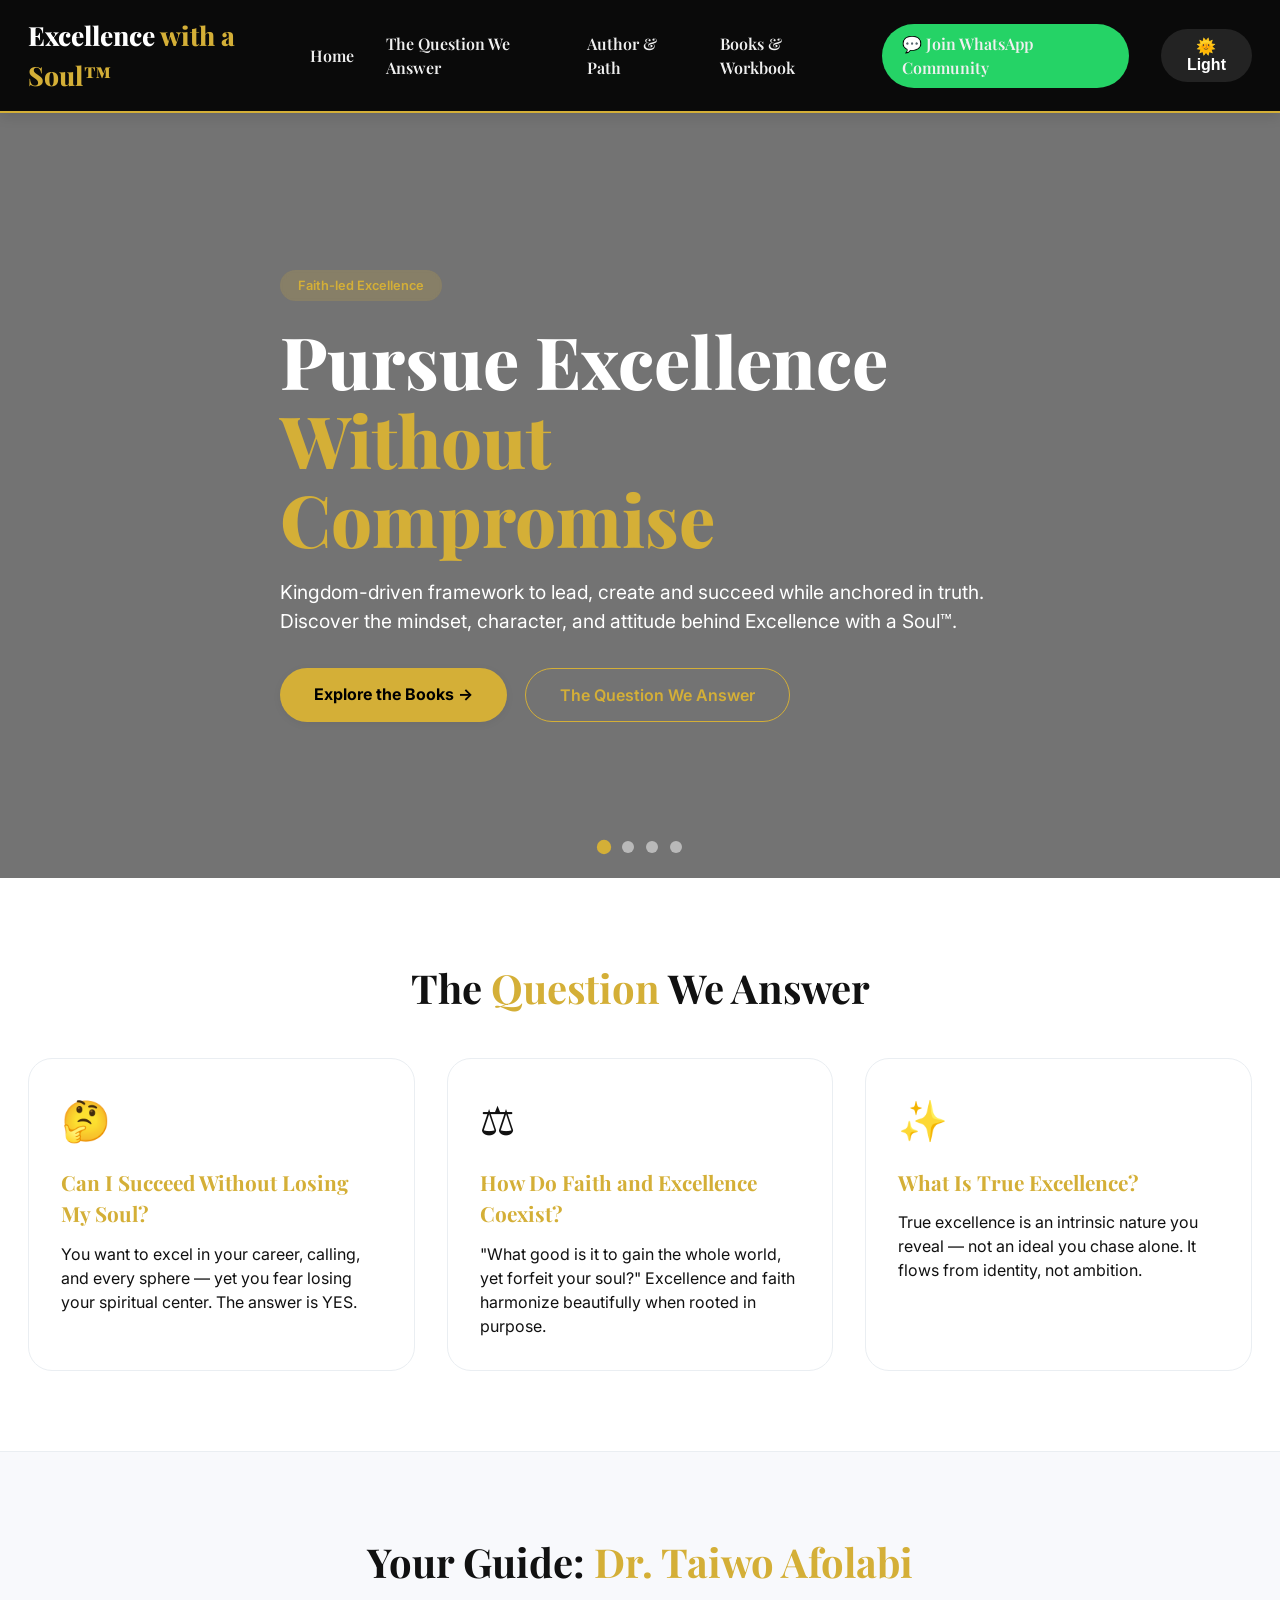
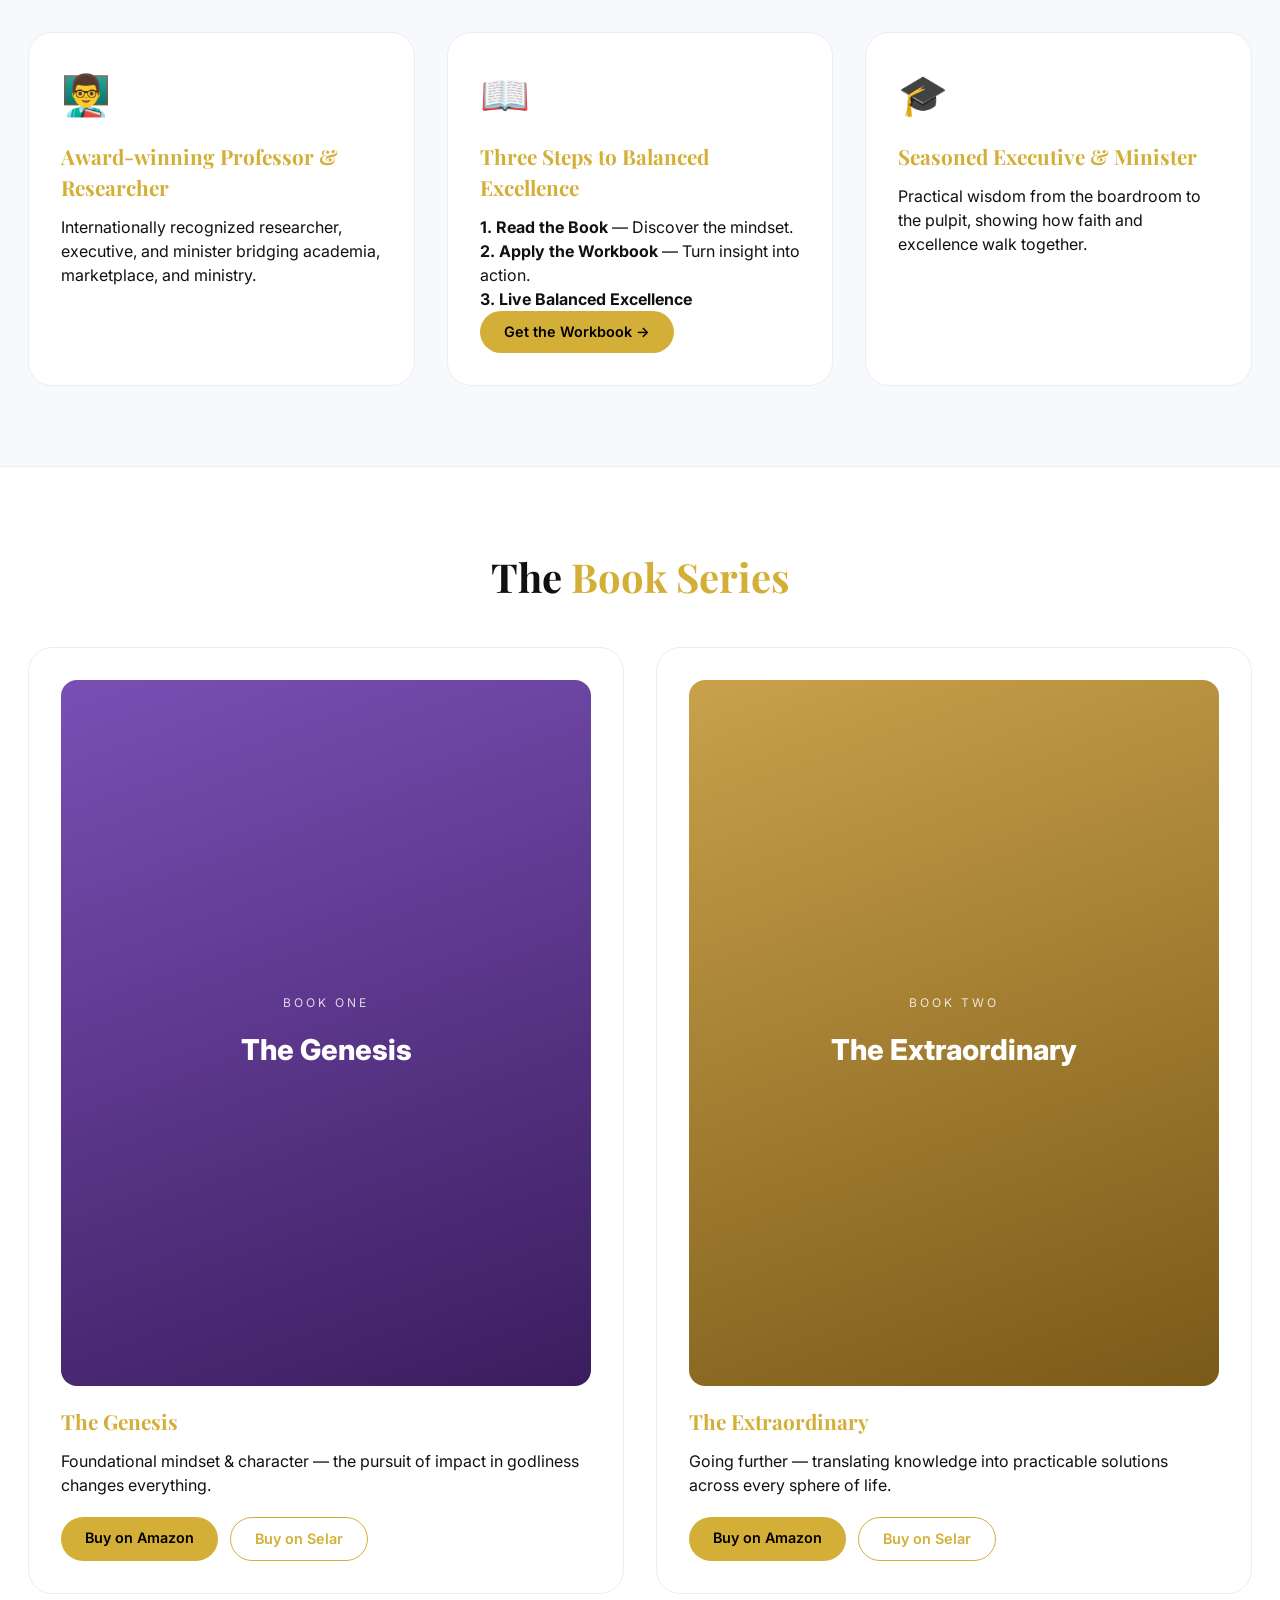
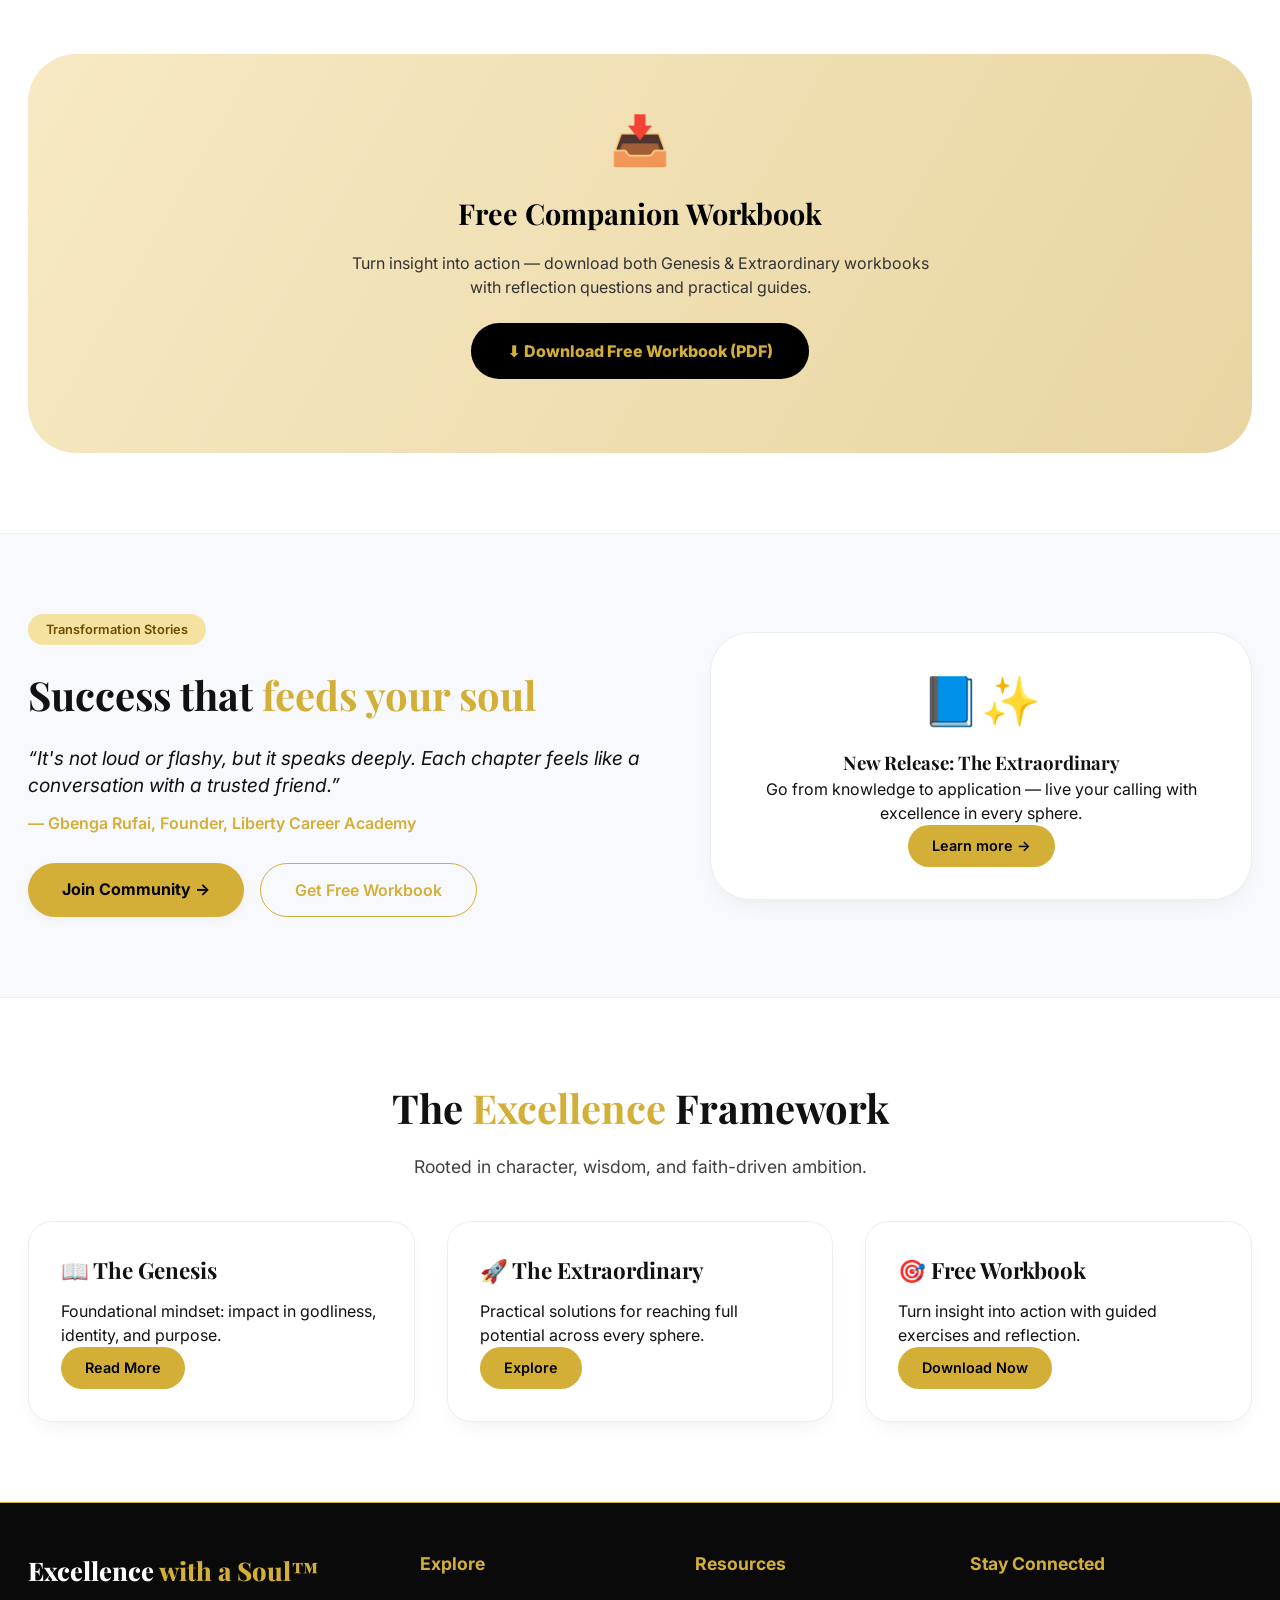
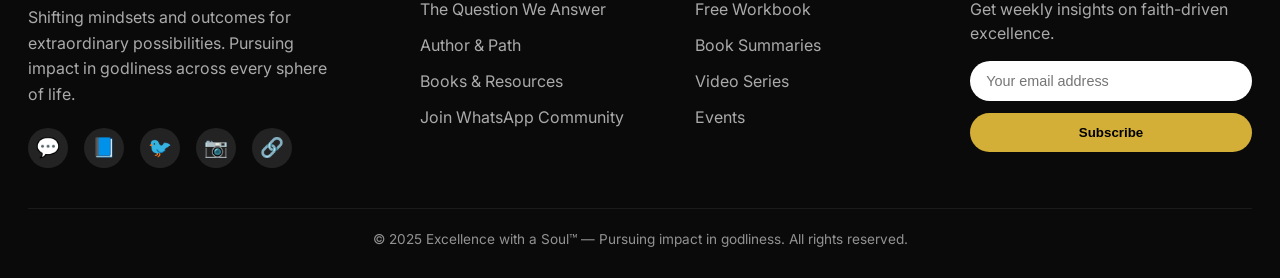
<file: index.html>
<!DOCTYPE html>
<html lang="en">
<head>
  <meta charset="UTF-8">
  <meta name="viewport" content="width=device-width, initial-scale=1.0, viewport-fit=cover">
  <title>Excellence with a Soul™ | Faith-Driven Excellence</title>
  <link href="https://fonts.googleapis.com/css2?family=Inter:opsz,wght@14..32,400;500;600;700;800&family=Playfair+Display:wght@700;800;900&display=swap" rel="stylesheet">
  <link rel="stylesheet" href="styles.css">
</head>
<body>

<nav class="navbar">
  <div class="container nav-flex">
    <a href="#" class="logo">Excellence <span>with a Soul™</span></a>
    <button class="hamburger" id="hamburger">
      <span></span>
      <span></span>
      <span></span>
    </button>
    <div class="nav-links" id="navLinks">
      <a href="#home" class="nav-link">Home</a>
      <a href="#question" class="nav-link">The Question We Answer</a>
      <a href="#author" class="nav-link">Author & Path</a>
      <a href="#books" class="nav-link">Books & Workbook</a>
      <a href="https://chat.whatsapp.com/E3CEKHKuhwC52Y2wKO17DV" id="whatsappBtn" class="btn-whatsapp">💬 Join WhatsApp Community</a>
      <button class="theme-toggle" id="darkmodeToggle">🌞 Light</button>
    </div>
  </div>
</nav>

   <!-- HERO SECTION    -->
<div class="hero-slider" id="home">
  <div class="slider-container">
    <div class="slide active" data-img="1"></div>
    <div class="slide" data-img="2"></div>
    <div class="slide" data-img="3"></div>
    <div class="slide" data-img="4"></div>
  </div>
  <div class="container hero-content">
    <div class="badge reveal">Faith-led Excellence</div>
    <h1 class="reveal">Pursue Excellence <em>Without Compromise</em></h1>
    <p class="reveal">Kingdom-driven framework to lead, create and succeed while anchored in truth. Discover the mindset, character, and attitude behind Excellence with a Soul™.</p>
    <div class="btn-group reveal">
      <a href="#books" class="btn-primary">Explore the Books →</a>
      <a href="#question" class="btn-secondary">The Question We Answer</a>
    </div>
  </div>
  <div class="slider-dots" id="sliderDots"></div>
</div>

<!-- QUESTION SECTION  -->
<section id="question" class="section-light">
  <div class="container">
    <h2 class="section-title reveal" style="text-align: center;">The <span class="gold-text">Question</span> We Answer</h2>
    <div class="question-grid">
      <div class="question-card reveal"><div class="question-icon">🤔</div><h3>Can I Succeed Without Losing My Soul?</h3><p>You want to excel in your career, calling, and every sphere — yet you fear losing your spiritual center. The answer is YES.</p></div>
      <div class="question-card reveal"><div class="question-icon">⚖️</div><h3>How Do Faith and Excellence Coexist?</h3><p>"What good is it to gain the whole world, yet forfeit your soul?" Excellence and faith harmonize beautifully when rooted in purpose.</p></div>
      <div class="question-card reveal"><div class="question-icon">✨</div><h3>What Is True Excellence?</h3><p>True excellence is an intrinsic nature you reveal — not an ideal you chase alone. It flows from identity, not ambition.</p></div>
    </div>
  </div>
</section>

<!-- AUTHOR SECTION -->
<section id="author" class="section-dark-bg">
  <div class="container">
    <h2 class="section-title reveal" style="text-align: center;">Your Guide: <span class="gold-text">Dr. Taiwo Afolabi</span></h2>
    <div class="author-grid">
      <div class="author-card reveal"><div class="author-icon">👨‍🏫</div><h3>Award-winning Professor & Researcher</h3><p>Internationally recognized researcher, executive, and minister bridging academia, marketplace, and ministry.</p></div>
      <div class="author-card reveal"><div class="author-icon">📖</div><h3>Three Steps to Balanced Excellence</h3><p><strong>1. Read the Book</strong> — Discover the mindset.<br><strong>2. Apply the Workbook</strong> — Turn insight into action.<br><strong>3. Live Balanced Excellence</strong></p><a href="#books" class="btn-small">Get the Workbook →</a></div>
      <div class="author-card reveal"><div class="author-icon">🎓</div><h3>Seasoned Executive & Minister</h3><p>Practical wisdom from the boardroom to the pulpit, showing how faith and excellence walk together.</p></div>
    </div>
  </div>
</section>

<!-- BOOKS SECTION -->
<section id="books" class="section-light">
  <div class="container">
    <h2 class="section-title reveal" style="text-align: center;">The <span class="gold-text">Book Series</span></h2>
    <div class="books-grid">
      <div class="book-card reveal"><div class="book-cover genesis-cover"><span class="book-label">Book One</span><span class="book-title">The Genesis</span></div><h3>The Genesis</h3><p>Foundational mindset & character — the pursuit of impact in godliness changes everything.</p><div class="book-buttons"><a href="#" class="btn-small whatsapp-book">Buy on Amazon</a><a href="#" class="btn-small btn-outline whatsapp-book">Buy on Selar</a></div></div>
      <div class="book-card reveal"><div class="book-cover extraordinary-cover"><span class="book-label">Book Two</span><span class="book-title">The Extraordinary</span></div><h3>The Extraordinary</h3><p>Going further — translating knowledge into practicable solutions across every sphere of life.</p><div class="book-buttons"><a href="#" class="btn-small whatsapp-book">Buy on Amazon</a><a href="#" class="btn-small btn-outline whatsapp-book">Buy on Selar</a></div></div>
    </div>
    <div class="workbook-section reveal" id="workbook-cta"><div class="workbook-icon">📥</div><h2>Free Companion Workbook</h2><p>Turn insight into action — download both Genesis & Extraordinary workbooks with reflection questions and practical guides.</p><a href="#" id="downloadWorkbookBtn" class="workbook-download-btn">⬇ Download Free Workbook (PDF)</a><p id="wbMsg" class="workbook-message"></p></div>
  </div>
</section>

<!-- STORIES SECTION -->
<section class="section-dark-bg">
  <div class="container">
    <div class="story-flex">
      <div class="story-text reveal"><span class="badge gold-badge">Transformation Stories</span><h2 class="section-title">Success that <span class="gold-text">feeds your soul</span></h2><p class="story-quote">“It's not loud or flashy, but it speaks deeply. Each chapter feels like a conversation with a trusted friend.”</p><p class="story-author">— Gbenga Rufai, Founder, Liberty Career Academy</p><div class="story-buttons"><a href="#" id="whatsappStoryBtn" class="btn-primary gold-btn">Join Community →</a><a href="#books" class="btn-secondary gold-border">Get Free Workbook</a></div></div>
      <div class="story-card-highlight reveal"><div class="emoji-large">📘✨</div><h3>New Release: The Extraordinary</h3><p>Go from knowledge to application — live your calling with excellence in every sphere.</p><a href="#books" class="btn-small">Learn more →</a></div>
    </div>
  </div>
</section>

<!-- FRAMEWORK SECTION -->
<section class="section-light">
  <div class="container">
    <div class="center-heading reveal"><h2 class="section-title">The <span class="gold-text">Excellence</span> Framework</h2><p class="section-sub">Rooted in character, wisdom, and faith-driven ambition.</p></div>
    <div class="card-grid">
      <div class="card reveal"><h3>📖 The Genesis</h3><p>Foundational mindset: impact in godliness, identity, and purpose.</p><a href="#books" class="btn-small">Read More</a></div>
      <div class="card reveal"><h3>🚀 The Extraordinary</h3><p>Practical solutions for reaching full potential across every sphere.</p><a href="#books" class="btn-small">Explore</a></div>
      <div class="card reveal"><h3>🎯 Free Workbook</h3><p>Turn insight into action with guided exercises and reflection.</p><a href="#books" class="btn-small">Download Now</a></div>
    </div>
  </div>
</section>

<footer>
  <div class="container">
    <div class="footer-grid">
      <div class="footer-brand">
        <div class="footer-logo">Excellence <span>with a Soul™</span></div>
        <p>Shifting mindsets and outcomes for extraordinary possibilities. Pursuing impact in godliness across every sphere of life.</p>
        <div class="footer-social">
          <a href="#" class="whatsapp-social">💬</a>
          <a href="#">📘</a>
          <a href="#">🐦</a>
          <a href="#">📷</a>
          <a href="#">🔗</a>
        </div>
      </div>
      <div class="footer-links">
        <h4>Explore</h4>
        <a href="#question">The Question We Answer</a>
        <a href="#author">Author & Path</a>
        <a href="#books">Books & Resources</a>
        <a href="#" class="whatsapp-footer">Join WhatsApp Community</a>
      </div>
      <div class="footer-links">
        <h4>Resources</h4>
        <a href="#">Free Workbook</a>
        <a href="#">Book Summaries</a>
        <a href="#">Video Series</a>
        <a href="#">Events</a>
      </div>
      <div class="footer-newsletter">
        <h4>Stay Connected</h4>
        <p>Get weekly insights on faith-driven excellence.</p>
        <input type="email" placeholder="Your email address" id="footerEmail">
        <button id="footerSubscribeBtn">Subscribe</button>
        <p id="footerMsg" style="font-size:0.75rem; margin-top:8px;"></p>
      </div>
    </div>
    <div class="footer-copyright">© 2025 Excellence with a Soul™ — Pursuing impact in godliness. All rights reserved.</div>
  </div>
</footer>

<button class="scroll-top" id="scrollTop">↑</button>

</body>
<script src="script.js"></script>
</html>
</file>
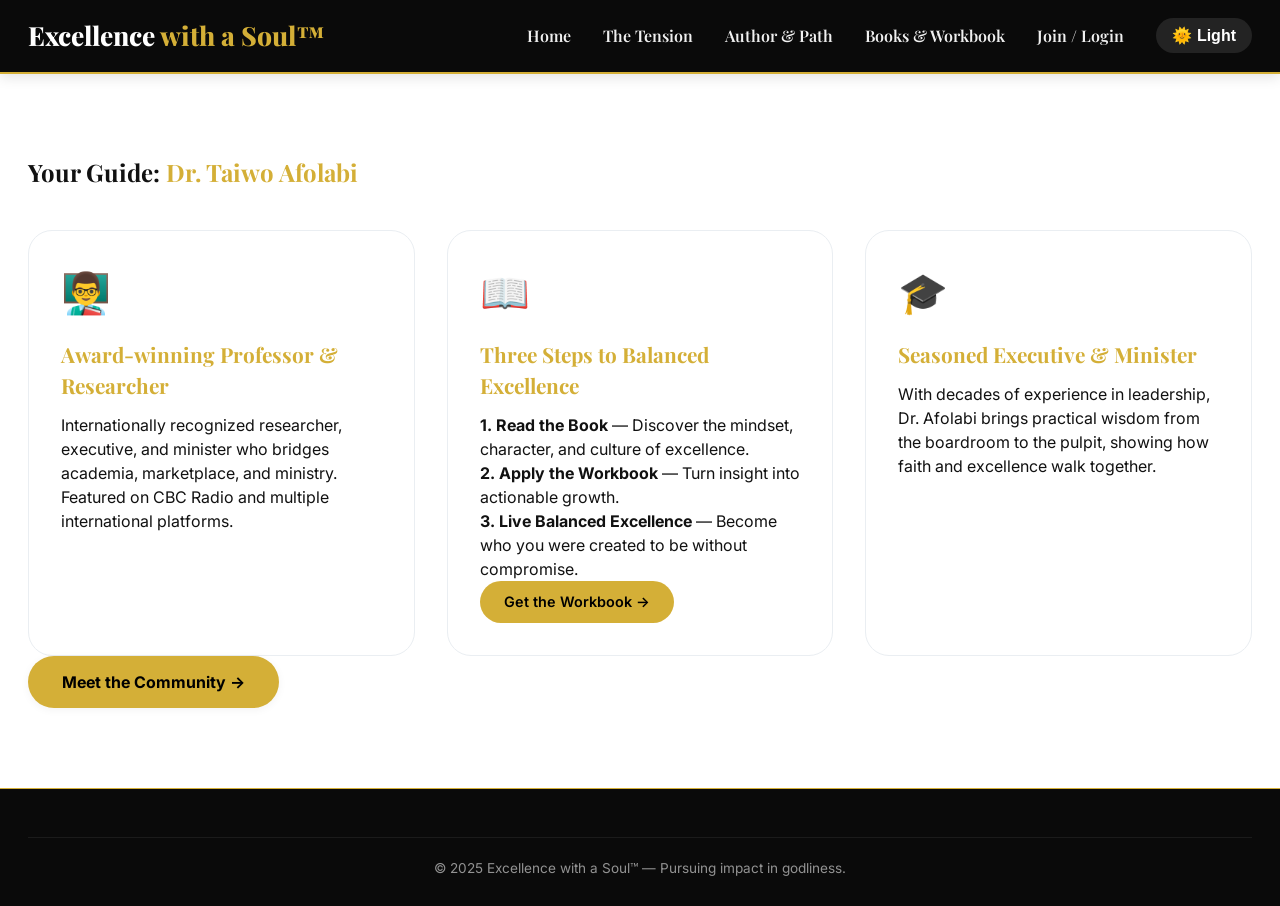
<file: author-path.html>
<!DOCTYPE html>
<html lang="en">
<head>
  <meta charset="UTF-8">
  <meta name="viewport" content="width=device-width, initial-scale=1.0">
  <title>Excellence with a Soul™ | Author & Path</title>
  <link rel="stylesheet" href="styles.css">
  <link href="https://fonts.googleapis.com/css2?family=Inter:opsz,wght@14..32,400;500;600;700&family=Playfair+Display:wght@700;800;900&display=swap" rel="stylesheet">
</head>
<body>

<nav class="navbar">
  <div class="container nav-flex">
    <a href="index.html" class="logo">Excellence <span>with a Soul™</span></a>
    <div class="nav-links">
      <a href="index.html">Home</a>
      <a href="tension.html">The Tension</a>
      <a href="author-path.html">Author & Path</a>
      <a href="books-workbook.html">Books & Workbook</a>
      <a href="register.html" class="btn-outline-gold">Join / Login</a>
      <button class="theme-toggle" id="darkmodeToggle">🌓 Dark/Light</button>
    </div>
  </div>
</nav>

<section class="page-section">
  <div class="container">
    <h1 class="page-title">Your Guide: <span class="gold-text">Dr. Taiwo Afolabi</span></h1>
    
    <div class="author-grid">
      <div class="author-card">
        <div class="author-icon">👨‍🏫</div>
        <h3>Award-winning Professor & Researcher</h3>
        <p>Internationally recognized researcher, executive, and minister who bridges academia, marketplace, and ministry. Featured on CBC Radio and multiple international platforms.</p>
      </div>
      <div class="author-card">
        <div class="author-icon">📖</div>
        <h3>Three Steps to Balanced Excellence</h3>
        <p><strong>1. Read the Book</strong> — Discover the mindset, character, and culture of excellence.<br>
        <strong>2. Apply the Workbook</strong> — Turn insight into actionable growth.<br>
        <strong>3. Live Balanced Excellence</strong> — Become who you were created to be without compromise.</p>
        <a href="books-workbook.html" class="btn-small">Get the Workbook →</a>
      </div>
      <div class="author-card">
        <div class="author-icon">🎓</div>
        <h3>Seasoned Executive & Minister</h3>
        <p>With decades of experience in leadership, Dr. Afolabi brings practical wisdom from the boardroom to the pulpit, showing how faith and excellence walk together.</p>
      </div>
    </div>
    
    <div class="page-cta">
      <a href="register.html" class="btn-primary">Meet the Community →</a>
    </div>
  </div>
</section>

<footer>
  <div class="container">
    <div class="footer-copyright">© 2025 Excellence with a Soul™ — Pursuing impact in godliness.</div>
  </div>
</footer>

<script src="script.js"></script>
</body>
</html>
</file>
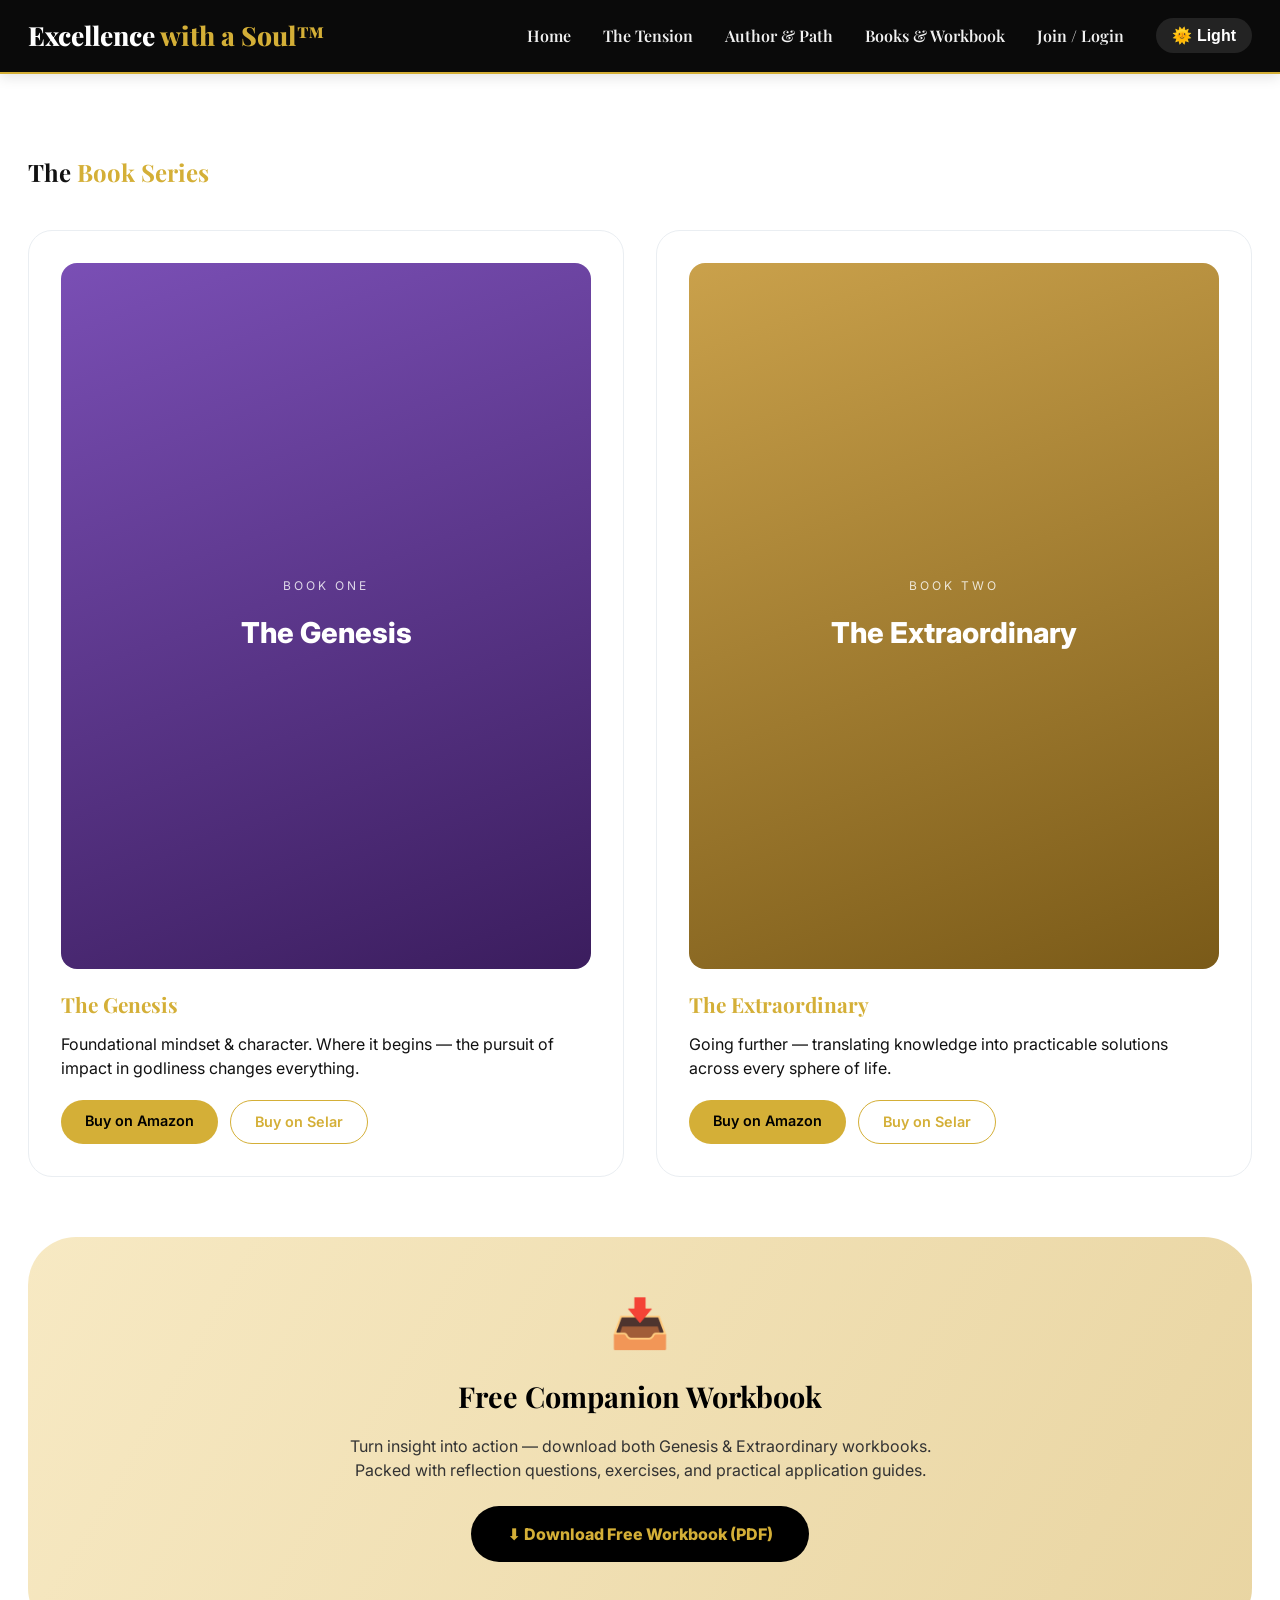
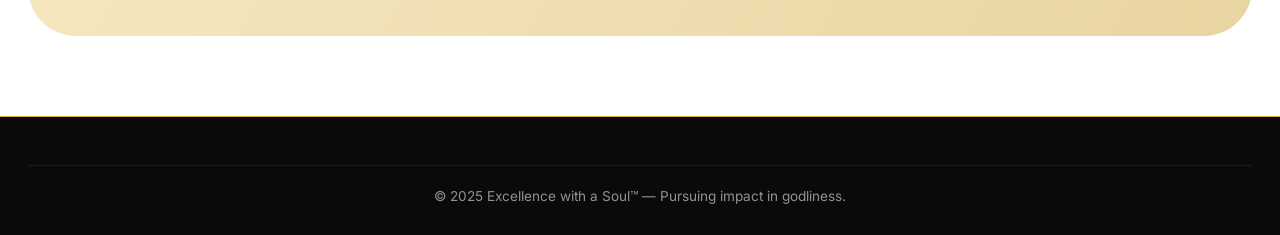
<file: books-workbook.html>
<!DOCTYPE html>
<html lang="en">
<head>
  <meta charset="UTF-8">
  <meta name="viewport" content="width=device-width, initial-scale=1.0">
  <title>Excellence with a Soul™ | Books & Workbook</title>
  <link rel="stylesheet" href="styles.css">
  <link href="https://fonts.googleapis.com/css2?family=Inter:opsz,wght@14..32,400;500;600;700&family=Playfair+Display:wght@700;800;900&display=swap" rel="stylesheet">
</head>
<body>

<nav class="navbar">
  <div class="container nav-flex">
    <a href="index.html" class="logo">Excellence <span>with a Soul™</span></a>
    <div class="nav-links">
      <a href="index.html">Home</a>
      <a href="tension.html">The Tension</a>
      <a href="author-path.html">Author & Path</a>
      <a href="books-workbook.html">Books & Workbook</a>
      <a href="register.html" class="btn-outline-gold">Join / Login</a>
      <button class="theme-toggle" id="darkmodeToggle">🌓 Dark/Light</button>
    </div>
  </div>
</nav>

<section class="page-section">
  <div class="container">
    <h1 class="page-title">The <span class="gold-text">Book Series</span></h1>
    
    <div class="books-grid">
      <div class="book-card">
        <div class="book-cover genesis-cover">
          <span class="book-label">Book One</span>
          <span class="book-title">The Genesis</span>
        </div>
        <h3>The Genesis</h3>
        <p>Foundational mindset & character. Where it begins — the pursuit of impact in godliness changes everything.</p>
        <div class="book-buttons">
          <a href="register.html" class="btn-small">Buy on Amazon</a>
          <a href="register.html" class="btn-small btn-outline">Buy on Selar</a>
        </div>
      </div>
      <div class="book-card">
        <div class="book-cover extraordinary-cover">
          <span class="book-label">Book Two</span>
          <span class="book-title">The Extraordinary</span>
        </div>
        <h3>The Extraordinary</h3>
        <p>Going further — translating knowledge into practicable solutions across every sphere of life.</p>
        <div class="book-buttons">
          <a href="register.html" class="btn-small">Buy on Amazon</a>
          <a href="register.html" class="btn-small btn-outline">Buy on Selar</a>
        </div>
      </div>
    </div>

    <!-- Workbook Section -->
    <div class="workbook-section" id="workbook-cta">
      <div class="workbook-content">
        <div class="workbook-icon">📥</div>
        <h2>Free Companion Workbook</h2>
        <p>Turn insight into action — download both Genesis & Extraordinary workbooks. Packed with reflection questions, exercises, and practical application guides.</p>
        <a href="#" id="downloadWorkbookBtn" class="workbook-download-btn">⬇ Download Free Workbook (PDF)</a>
        <p id="wbMsg" class="workbook-message"></p>
      </div>
    </div>
  </div>
</section>

<footer>
  <div class="container">
    <div class="footer-copyright">© 2025 Excellence with a Soul™ — Pursuing impact in godliness.</div>
  </div>
</footer>

<script src="script.js"></script>
</body>
</html>
</file>
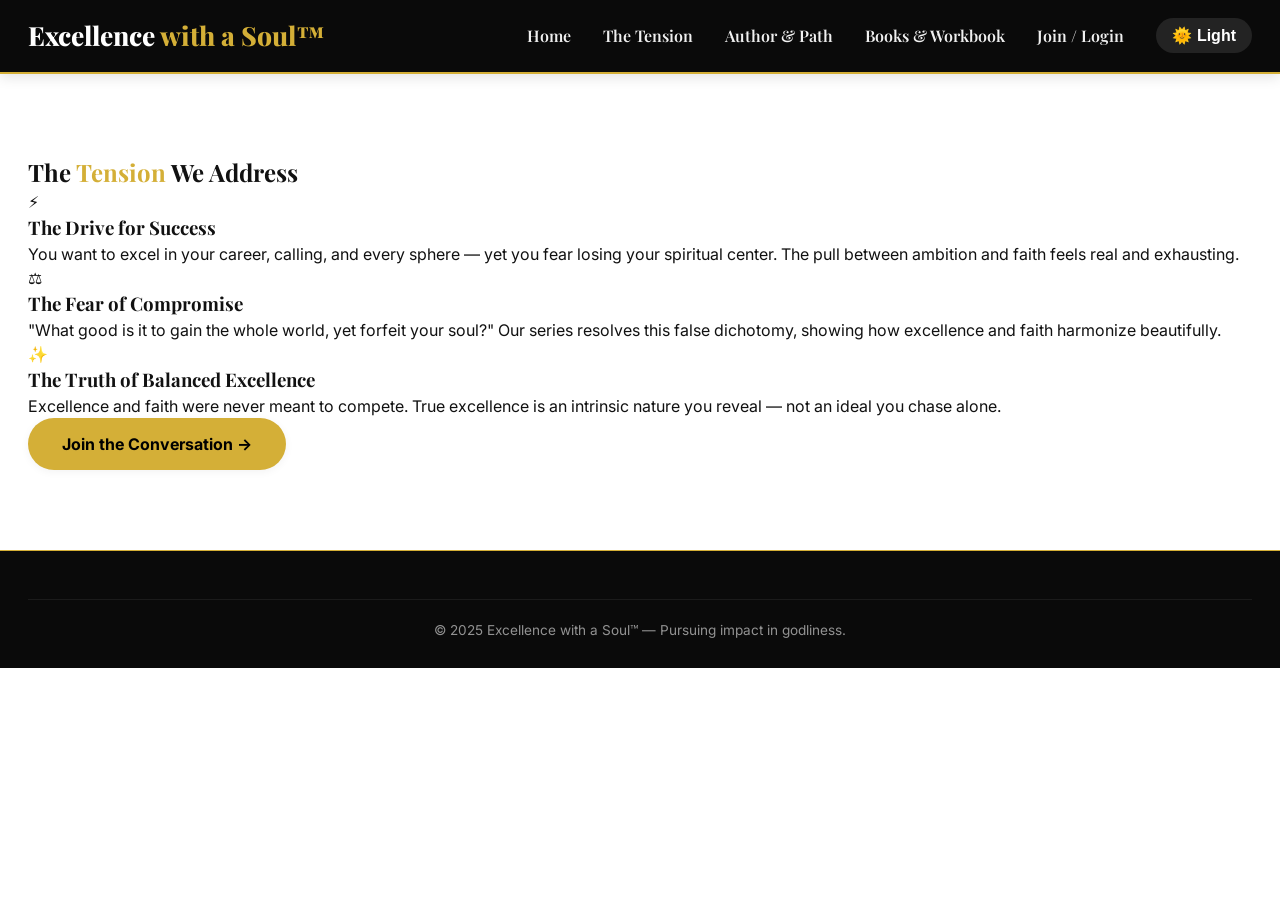
<file: tension.html>
<!DOCTYPE html>
<html lang="en">
<head>
  <meta charset="UTF-8">
  <meta name="viewport" content="width=device-width, initial-scale=1.0">
  <title>Excellence with a Soul™ | The Tension</title>
  <link rel="stylesheet" href="styles.css">
  <link href="https://fonts.googleapis.com/css2?family=Inter:opsz,wght@14..32,400;500;600;700&family=Playfair+Display:wght@700;800;900&display=swap" rel="stylesheet">
</head>
<body>

<nav class="navbar">
  <div class="container nav-flex">
    <a href="index.html" class="logo">Excellence <span>with a Soul™</span></a>
    <div class="nav-links">
      <a href="index.html">Home</a>
      <a href="tension.html">The Tension</a>
      <a href="author-path.html">Author & Path</a>
      <a href="books-workbook.html">Books & Workbook</a>
      <a href="register.html" class="btn-outline-gold">Join / Login</a>
      <button class="theme-toggle" id="darkmodeToggle">🌓 Dark/Light</button>
    </div>
  </div>
</nav>

<section class="page-section">
  <div class="container">
    <h1 class="page-title">The <span class="gold-text">Tension</span> We Address</h1>
    <div class="tension-grid">
      <div class="tension-card">
        <div class="tension-icon">⚡</div>
        <h3>The Drive for Success</h3>
        <p>You want to excel in your career, calling, and every sphere — yet you fear losing your spiritual center. The pull between ambition and faith feels real and exhausting.</p>
      </div>
      <div class="tension-card">
        <div class="tension-icon">⚖️</div>
        <h3>The Fear of Compromise</h3>
        <p>"What good is it to gain the whole world, yet forfeit your soul?" Our series resolves this false dichotomy, showing how excellence and faith harmonize beautifully.</p>
      </div>
      <div class="tension-card">
        <div class="tension-icon">✨</div>
        <h3>The Truth of Balanced Excellence</h3>
        <p>Excellence and faith were never meant to compete. True excellence is an intrinsic nature you reveal — not an ideal you chase alone.</p>
      </div>
    </div>
    <div class="page-cta">
      <a href="register.html" class="btn-primary">Join the Conversation →</a>
    </div>
  </div>
</section>

<footer>
  <div class="container">
    <div class="footer-copyright">© 2025 Excellence with a Soul™ — Pursuing impact in godliness.</div>
  </div>
</footer>

<script src="script.js"></script>
</body>
</html>
</file>
<file: styles.css>
/* GLOBAL VARIABLES & RESET FOR CSS STYLING  */
* {
  margin: 0;
  padding: 0;
  box-sizing: border-box;
}

:root {
  --bg-primary: #ffffff;
  --bg-secondary: #f8f9fc;
  --text-primary: #111111;
  --text-muted: #4a4a4a;
  --card-bg: #ffffff;
  --border-light: #eaeef2;
  --gold: #d4af37;
  --gold-dark: #b8912e;
  --gold-light: #f5e2a1;
  --black-accent: #0a0a0a;
  --whatsapp: #25D366;
  --whatsapp-dark: #128C7E;
  --shadow-sm: 0 2px 8px rgba(0,0,0,0.05);
  --shadow-md: 0 10px 25px -10px rgba(0,0,0,0.08);
  --shadow-lg: 0 20px 35px -12px rgba(0,0,0,0.1);
  --transition: all 0.3s cubic-bezier(0.4, 0, 0.2, 1);
}

body.dark {
  --bg-primary: #121212;
  --bg-secondary: #1a1a2e;
  --text-primary: #f0f0f0;
  --text-muted: #b0b0b0;
  --card-bg: #1e1e2e;
  --border-light: #2a2a3a;
}

body {
  font-family: 'Inter', system-ui, -apple-system, 'Segoe UI', Roboto, sans-serif;
  background: var(--bg-primary);
  color: var(--text-primary);
  line-height: 1.5;
  transition: background-color 0.3s ease, color 0.3s ease;
  min-height: 100vh;
}

h1, h2, h3, .logo, .nav-links a, .btn {
  font-family: 'Playfair Display', Georgia, 'Times New Roman', serif;
}

.container {
  max-width: 1280px;
  margin: 0 auto;
  padding: 0 28px;
}

/* NAVIGATION BAR */
.navbar {
  background: #0a0a0a;
  padding: 1rem 0;
  position: sticky;
  top: 0;
  z-index: 1000;
  border-bottom: 2px solid var(--gold);
  box-shadow: 0 4px 12px rgba(0,0,0,0.1);
}

body.dark .navbar {
  background: #050505;
}

.nav-flex {
  display: flex;
  align-items: center;
  justify-content: space-between;
}

.logo {
  font-size: 1.65rem;
  font-weight: 800;
  color: white;
  text-decoration: none;
}

.logo span {
  color: var(--gold);
}

.nav-links {
  display: flex;
  gap: 2rem;
  align-items: center;
}

.nav-links a {
  color: #f0f0f0;
  text-decoration: none;
  font-weight: 600;
  transition: var(--transition);
  cursor: pointer;
}

.nav-links a:hover {
  color: var(--gold);
}

.theme-toggle {
  background: rgba(255,255,255,0.1);
  border: none;
  border-radius: 40px;
  padding: 8px 16px;
  cursor: pointer;
  font-weight: 600;
  font-size: 1rem;
  transition: var(--transition);
  display: flex;
  align-items: center;
  gap: 6px;
  color: white;
}

.theme-toggle:hover {
  background: var(--gold);
  color: black;
}

.btn-whatsapp {
  background: var(--whatsapp);
  border: none;
  color: white;
  padding: 8px 20px;
  border-radius: 40px;
  font-weight: 600;
  transition: var(--transition);
  text-decoration: none;
  display: inline-flex;
  align-items: center;
  gap: 8px;
}

.btn-whatsapp:hover {
  background: var(--whatsapp-dark);
  transform: translateY(-2px);
  box-shadow: 0 4px 12px rgba(37, 211, 102, 0.3);
}

/* Hamburger Menu */
.hamburger {
  display: none;
  flex-direction: column;
  cursor: pointer;
  background: none;
  border: none;
  z-index: 1001;
}

.hamburger span {
  width: 28px;
  height: 2.5px;
  background: var(--gold);
  margin: 5px 0;
  transition: 0.3s;
  border-radius: 2px;
}

@media (max-width: 880px) {
  .hamburger {
    display: flex;
  }
  .nav-links {
    position: fixed;
    top: 0;
    right: -100%;
    width: 280px;
    height: 100vh;
    background: #0a0a0a;
    flex-direction: column;
    justify-content: center;
    gap: 2rem;
    transition: right 0.3s ease;
    z-index: 1000;
    padding: 2rem;
    box-shadow: -5px 0 20px rgba(0,0,0,0.3);
  }
  .nav-links.active {
    right: 0;
  }
  .nav-links a, .nav-links .btn-whatsapp, .nav-links .theme-toggle {
    width: 100%;
    text-align: center;
    padding: 12px;
  }
  body.menu-open {
    overflow: hidden;
  }
}

/*  BUTTONS  */
.btn-primary {
  background: var(--gold);
  color: #000;
  padding: 14px 34px;
  border-radius: 50px;
  text-decoration: none;
  font-weight: 700;
  transition: var(--transition);
  display: inline-block;
  box-shadow: var(--shadow-sm);
  border: none;
  cursor: pointer;
  font-size: 1rem;
}

.btn-primary:hover {
  background: var(--gold-dark);
  transform: translateY(-2px);
  box-shadow: var(--shadow-md);
}

.btn-secondary {
  background: transparent;
  border: 1.5px solid var(--gold);
  color: var(--gold);
  padding: 14px 34px;
  border-radius: 50px;
  text-decoration: none;
  font-weight: 600;
  transition: var(--transition);
  cursor: pointer;
  font-size: 1rem;
}

.btn-secondary:hover {
  background: rgba(212,175,55,0.1);
  transform: translateY(-2px);
}

.btn-small {
  background: var(--gold);
  color: #000;
  padding: 10px 24px;
  border-radius: 40px;
  text-decoration: none;
  font-weight: 600;
  display: inline-block;
  transition: var(--transition);
  border: none;
  cursor: pointer;
  font-size: 0.9rem;
}

.btn-small:hover {
  background: var(--gold-dark);
  transform: translateY(-2px);
}

/*  HERO SLIDESHOW ANIMATION */
.hero-slider {
  position: relative;
  min-height: 85vh;
  display: flex;
  align-items: center;
  color: white;
  overflow: hidden;
}

.slider-container {
  position: absolute;
  inset: 0;
  overflow: hidden;
}

.slide {
  position: absolute;
  width: 100%;
  height: 100%;
  background-size: cover;
  background-position: center 30%;
  opacity: 0;
  transition: opacity 1s ease;
}

.slide::after {
  content: '';
  position: absolute;
  inset: 0;
  background: rgba(0,0,0,0.55);
}

.slide[data-img="1"] { background-image: url('https://images.pexels.com/photos/3184465/pexels-photo-3184465.jpeg?auto=compress&cs=tinysrgb&w=1600'); }
.slide[data-img="2"] { background-image: url('https://images.pexels.com/photos/4050315/pexels-photo-4050315.jpeg?auto=compress&cs=tinysrgb&w=1600'); }
.slide[data-img="3"] { background-image: url('https://images.pexels.com/photos/669619/pexels-photo-669619.jpeg?auto=compress&cs=tinysrgb&w=1600'); }
.slide[data-img="4"] { background-image: url('https://images.pexels.com/photos/3943716/pexels-photo-3943716.jpeg?auto=compress&cs=tinysrgb&w=1600'); }

.slide.active {
  opacity: 1;
  z-index: 1;
}

.hero-content {
  position: relative;
  z-index: 10;
  max-width: 720px;
  padding: 80px 0;
}

.badge {
  background: rgba(212,175,55,0.2);
  backdrop-filter: blur(4px);
  display: inline-block;
  padding: 6px 18px;
  border-radius: 50px;
  font-size: 0.8rem;
  font-weight: 600;
  color: var(--gold);
  margin-bottom: 20px;
}

.hero-content h1 {
  font-size: clamp(2rem, 6vw, 4.5rem);
  font-weight: 800;
  line-height: 1.1;
  margin-bottom: 20px;
}

.hero-content h1 em {
  color: var(--gold);
  font-style: normal;
}

.hero-content p {
  font-size: clamp(1rem, 3vw, 1.2rem);
  margin-bottom: 32px;
  opacity: 0.95;
}

.btn-group {
  display: flex;
  gap: 18px;
  flex-wrap: wrap;
}

.slider-dots {
  position: absolute;
  bottom: 25px;
  left: 0;
  right: 0;
  display: flex;
  justify-content: center;
  gap: 12px;
  z-index: 20;
}

.dot {
  width: 12px;
  height: 12px;
  background: rgba(255,255,255,0.5);
  border-radius: 50%;
  cursor: pointer;
  transition: var(--transition);
}

.dot.active-dot {
  background: var(--gold);
  transform: scale(1.2);
}

/* SECTIONS  */
section {
  padding: 80px 0;
  scroll-margin-top: 80px;
}

.section-light {
  background: var(--bg-primary);
}

.section-dark-bg {
  background: var(--bg-secondary);
  border-top: 1px solid var(--border-light);
  border-bottom: 1px solid var(--border-light);
}

.section-title {
  font-size: clamp(1.8rem, 5vw, 2.5rem);
  font-weight: 700;
  margin-bottom: 16px;
}

.gold-text {
  color: var(--gold);
}

.center-heading {
  text-align: center;
  max-width: 700px;
  margin: 0 auto 40px;
}

.section-sub {
  font-size: 1.1rem;
  opacity: 0.8;
}

/* Cards Grid */
.card-grid {
  display: grid;
  grid-template-columns: repeat(auto-fit, minmax(280px, 1fr));
  gap: 32px;
  margin-top: 30px;
}

.card {
  background: var(--card-bg);
  border-radius: 24px;
  padding: 32px;
  box-shadow: var(--shadow-md);
  border: 1px solid var(--border-light);
  transition: var(--transition);
}

.card:hover {
  transform: translateY(-5px);
  box-shadow: var(--shadow-lg);
}

.card h3 {
  margin-bottom: 12px;
  font-size: 1.4rem;
}

/* Question Grid */
.question-grid, .author-grid, .books-grid {
  display: grid;
  grid-template-columns: repeat(auto-fit, minmax(300px, 1fr));
  gap: 32px;
  margin-top: 40px;
}

.question-card, .author-card, .book-card {
  background: var(--card-bg);
  border-radius: 24px;
  padding: 32px;
  border: 1px solid var(--border-light);
  transition: var(--transition);
}

.question-card:hover, .author-card:hover, .book-card:hover {
  transform: translateY(-5px);
  box-shadow: var(--shadow-lg);
}

.question-icon, .author-icon {
  font-size: 2.5rem;
  margin-bottom: 16px;
}

.question-card h3, .author-card h3, .book-card h3 {
  margin-bottom: 12px;
  font-size: 1.3rem;
  color: var(--gold);
}

/* Book Cards */
.book-cover {
  aspect-ratio: 3/4;
  border-radius: 16px;
  margin-bottom: 20px;
  display: flex;
  flex-direction: column;
  align-items: center;
  justify-content: center;
  text-align: center;
  color: white;
}

.genesis-cover {
  background: linear-gradient(160deg, #7a4fb5, #3b1d5e);
}

.extraordinary-cover {
  background: linear-gradient(160deg, #caa14b, #7a5a18);
}

.book-label {
  font-size: 0.75rem;
  letter-spacing: 3px;
  text-transform: uppercase;
  opacity: 0.8;
  margin-bottom: 16px;
}

.book-title {
  font-size: 1.8rem;
  font-weight: 800;
}

.book-buttons {
  display: flex;
  gap: 12px;
  margin-top: 20px;
  flex-wrap: wrap;
}

.btn-outline {
  background: transparent;
  border: 1.5px solid var(--gold);
  color: var(--gold);
}

.btn-outline:hover {
  background: var(--gold);
  color: black;
}

/* Story Section */
.story-flex {
  display: flex;
  flex-wrap: wrap;
  gap: 48px;
  align-items: center;
  justify-content: space-between;
}

.story-text {
  flex: 1.2;
  min-width: 260px;
}

.gold-badge {
  background: var(--gold-light);
  color: #6b4c00;
}

body.dark .gold-badge {
  background: #2a2418;
  color: var(--gold);
}

.story-quote {
  font-size: 1.2rem;
  font-style: italic;
  margin: 20px 0 12px;
  line-height: 1.4;
}

.story-author {
  font-weight: 600;
  margin-bottom: 28px;
  color: var(--gold);
}

.story-buttons {
  display: flex;
  gap: 16px;
  flex-wrap: wrap;
}

.story-card-highlight {
  flex: 0.9;
  text-align: center;
  background: var(--card-bg);
  padding: 32px;
  border-radius: 40px;
  border: 1px solid var(--border-light);
  box-shadow: var(--shadow-md);
}

.emoji-large {
  font-size: 3rem;
  margin-bottom: 12px;
}

/* Workbook Section */
.workbook-section {
  background: linear-gradient(120deg, #f7e9c3, #e9d5a2);
  border-radius: 48px;
  padding: 50px;
  margin-top: 60px;
  text-align: center;
}

body.dark .workbook-section {
  background: #2b2419;
}

.workbook-icon {
  font-size: 3rem;
  margin-bottom: 16px;
}

.workbook-section h2 {
  font-size: 1.8rem;
  margin-bottom: 16px;
  color: #000;
}

body.dark .workbook-section h2 {
  color: var(--gold);
}

.workbook-section p {
  max-width: 600px;
  margin: 0 auto 24px;
  color: #333;
}

body.dark .workbook-section p {
  color: #ccc;
}

.workbook-download-btn {
  background: #000;
  color: var(--gold);
  padding: 16px 36px;
  border-radius: 60px;
  font-weight: 800;
  text-decoration: none;
  display: inline-block;
  transition: var(--transition);
}

.workbook-download-btn:hover {
  background: var(--gold);
  color: #000;
  transform: scale(1.02);
}

.workbook-message {
  margin-top: 15px;
  font-size: 0.9rem;
}

/* Scroll to Top */
.scroll-top {
  position: fixed;
  bottom: 30px;
  right: 30px;
  background: var(--gold);
  color: #000;
  width: 50px;
  height: 50px;
  border-radius: 50%;
  display: flex;
  align-items: center;
  justify-content: center;
  cursor: pointer;
  opacity: 0;
  visibility: hidden;
  transition: var(--transition);
  z-index: 99;
  font-size: 1.5rem;
  font-weight: bold;
  border: none;
}

.scroll-top.show {
  opacity: 1;
  visibility: visible;
}

.scroll-top:hover {
  background: var(--gold-dark);
  transform: translateY(-3px);
}

/* Footer */
footer {
  background: #0a0a0a;
  color: #ccc;
  padding: 48px 0 28px;
  border-top: 1px solid var(--gold);
}

.footer-grid {
  display: flex;
  justify-content: space-between;
  flex-wrap: wrap;
  gap: 40px;
  margin-bottom: 40px;
}

.footer-brand {
  flex: 1.5;
  min-width: 250px;
}

.footer-logo {
  font-size: 1.6rem;
  font-weight: 800;
  color: white;
  margin-bottom: 16px;
  font-family: 'Playfair Display', serif;
}

.footer-logo span {
  color: var(--gold);
}

.footer-brand p {
  color: #aaa;
  line-height: 1.6;
  margin-bottom: 20px;
  max-width: 300px;
}

.footer-social {
  display: flex;
  gap: 16px;
}

.footer-social a {
  width: 40px;
  height: 40px;
  background: rgba(255,255,255,0.1);
  border-radius: 50%;
  display: flex;
  align-items: center;
  justify-content: center;
  color: white;
  text-decoration: none;
  transition: var(--transition);
  font-size: 1.2rem;
}

.footer-social a:hover {
  background: var(--gold);
  color: black;
}

.footer-links {
  flex: 1;
  min-width: 150px;
}

.footer-links h4 {
  color: var(--gold);
  margin-bottom: 20px;
  font-size: 1.1rem;
}

.footer-links a {
  display: block;
  color: #aaa;
  text-decoration: none;
  margin-bottom: 12px;
  transition: var(--transition);
}

.footer-links a:hover {
  color: var(--gold);
  transform: translateX(5px);
}

.footer-newsletter {
  flex: 1.2;
  min-width: 250px;
}

.footer-newsletter h4 {
  color: var(--gold);
  margin-bottom: 20px;
  font-size: 1.1rem;
}

.footer-newsletter p {
  color: #aaa;
  margin-bottom: 16px;
}

.footer-newsletter input {
  width: 100%;
  padding: 12px 16px;
  border-radius: 50px;
  border: none;
  margin-bottom: 12px;
  font-size: 0.9rem;
}

.footer-newsletter button {
  width: 100%;
  padding: 12px;
  border-radius: 50px;
  background: var(--gold);
  color: #000;
  border: none;
  font-weight: 600;
  cursor: pointer;
  transition: var(--transition);
}

.footer-newsletter button:hover {
  background: var(--gold-dark);
}

.footer-copyright {
  text-align: center;
  font-size: 0.85rem;
  opacity: 0.7;
  padding-top: 20px;
  border-top: 1px solid rgba(255,255,255,0.1);
}

/* ========== SCROLL REVEAL ANIMATION ========== */
.reveal {
  opacity: 0;
  transform: translateY(30px);
  transition: opacity 0.8s ease, transform 0.8s ease;
}

.reveal.active {
  opacity: 1;
  transform: translateY(0);
}

/* ========== RESPONSIVE ========== */
@media (max-width: 768px) {
  .container {
    padding: 0 20px;
  }
  section {
    padding: 50px 0;
  }
  .story-flex {
    flex-direction: column;
  }
  .story-buttons {
    justify-content: center;
  }
  .btn-group {
    justify-content: center;
  }
  .hero-content {
    text-align: center;
  }
  .hero-content p {
    margin-left: auto;
    margin-right: auto;
  }
  .workbook-section {
    padding: 32px 20px;
  }
  .footer-grid {
    flex-direction: column;
    gap: 30px;
  }
}

@media (max-width: 600px) {
  .logo {
    font-size: 1.2rem;
  }
  .theme-toggle {
    padding: 6px 12px;
    font-size: 0.8rem;
  }
}
</file>
